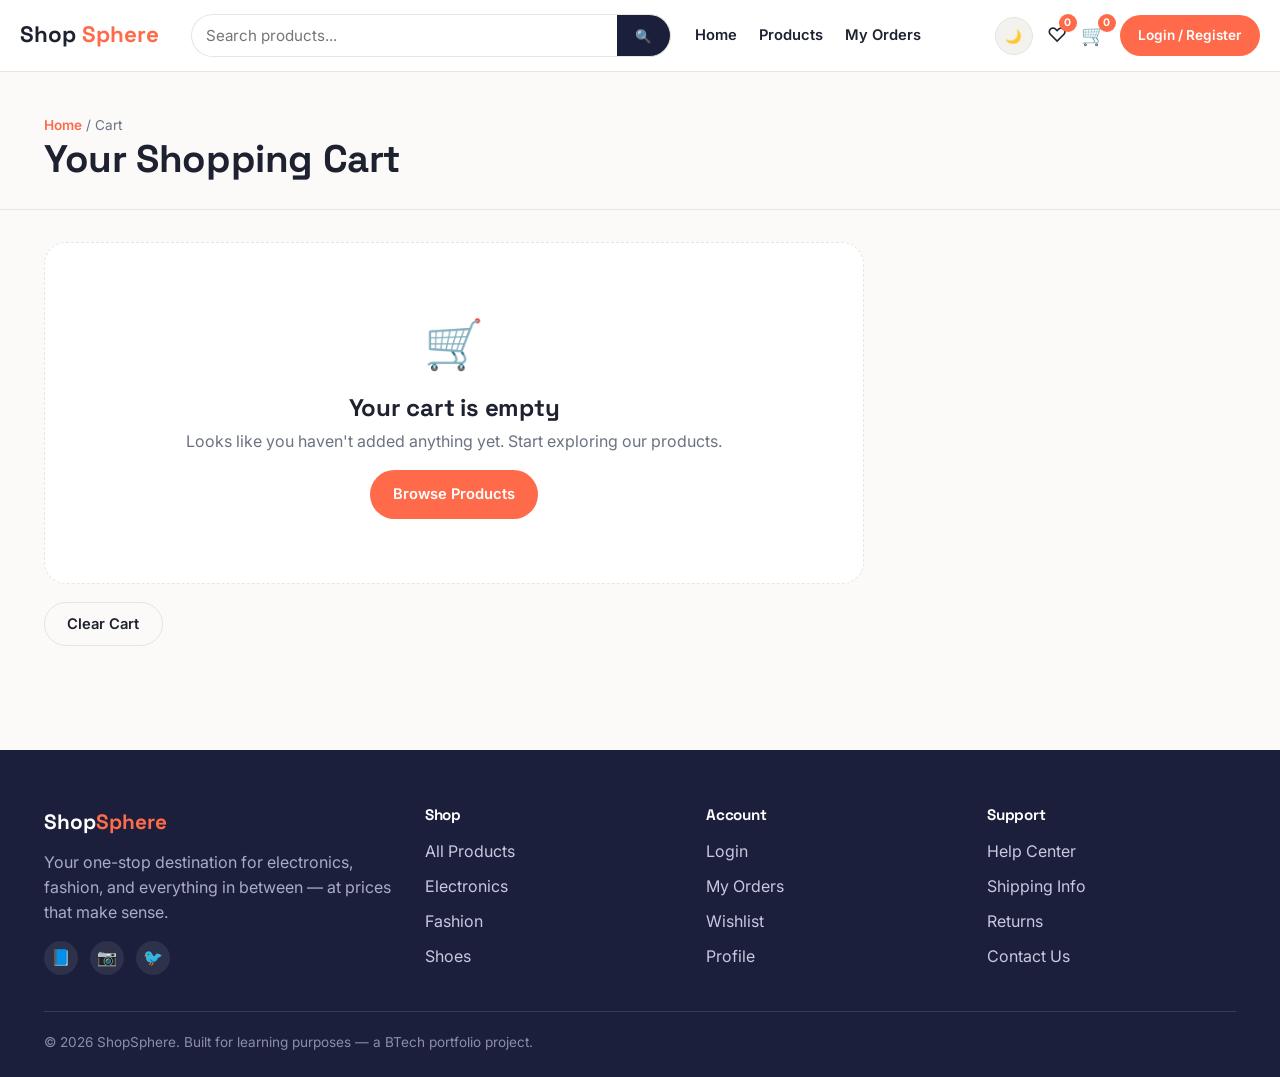
<file: cart.html>
<!DOCTYPE html>
<html lang="en" data-theme="light">
<head>
<meta charset="UTF-8">
<meta name="viewport" content="width=device-width, initial-scale=1.0">
<title>Your Cart — ShopSphere</title>
<meta name="description" content="Review the items in your ShopSphere shopping cart, update quantities and proceed to checkout.">
<link rel="stylesheet" href="css/style.css">
<link rel="stylesheet" href="css/components.css">
<link rel="stylesheet" href="css/responsive.css">
</head>
<body data-page="cart">

<header class="navbar">
  <div class="container navbar-inner">
    <a href="index.html" class="navbar-logo">Shop<span>Sphere</span></a>
    <form class="navbar-search-form" id="navbar-search-form" role="search">
      <input type="text" placeholder="Search products..." aria-label="Search products">
      <button type="submit" aria-label="Search">🔍</button>
    </form>
    <nav class="navbar-links" aria-label="Primary">
      <a href="index.html">Home</a>
      <a href="products.html">Products</a>
      <a href="orders.html">My Orders</a>
    </nav>
    <div class="navbar-actions">
      <button data-theme-toggle aria-label="Toggle dark mode">🌙</button>
      <a href="wishlist.html" class="navbar-icon-link" aria-label="Wishlist">♡<span class="navbar-badge" data-wishlist-count>0</span></a>
      <a href="cart.html" class="navbar-icon-link" aria-label="Cart">🛒<span class="navbar-badge" data-cart-count>0</span></a>
      <span data-auth-slot></span>
    </div>
    <button class="navbar-toggle" aria-label="Toggle menu" aria-expanded="false"><span></span><span></span><span></span></button>
  </div>
</header>

<div class="page-title-bar">
  <div class="container">
    <span class="breadcrumb"><a href="index.html">Home</a> / Cart</span>
    <h1>Your Shopping Cart</h1>
  </div>
</div>

<main class="section" style="padding-top:32px;">
  <div class="container">
    <div class="cart-layout">
      <div>
        <div class="cart-items" id="cart-items"></div>
        <div class="empty-state" id="cart-empty" hidden>
          <span class="empty-icon">🛒</span>
          <h2>Your cart is empty</h2>
          <p>Looks like you haven't added anything yet. Start exploring our products.</p>
          <a class="btn btn-primary" href="products.html">Browse Products</a>
        </div>
        <div style="margin-top:18px;">
          <button class="btn btn-outline" id="clear-cart-btn">Clear Cart</button>
        </div>
      </div>
      <aside class="summary-card" id="cart-summary">
        <h3>Order Summary</h3>
        <div class="summary-row"><span>Total Items</span><span id="summary-total-items">0</span></div>
        <div class="summary-row"><span>Subtotal</span><span id="summary-subtotal">₹0</span></div>
        <div class="summary-row"><span>Discount</span><span id="summary-discount">-₹0</span></div>
        <div class="summary-row"><span>Delivery Charge</span><span id="summary-delivery">₹0</span></div>
        <div class="summary-row total"><span>Total</span><span id="summary-total">₹0</span></div>
        <a href="checkout.html" class="btn btn-primary btn-block" style="margin-top:16px;">Proceed to Checkout</a>
      </aside>
    </div>
  </div>
</main>

<footer class="site-footer">
  <div class="container">
    <div class="footer-grid">
      <div class="footer-col">
        <span class="footer-logo">Shop<span>Sphere</span></span>
        <p>Your one-stop destination for electronics, fashion, and everything in between — at prices that make sense.</p>
        <div class="footer-socials">
          <a href="#" aria-label="Facebook">📘</a>
          <a href="#" aria-label="Instagram">📷</a>
          <a href="#" aria-label="Twitter">🐦</a>
        </div>
      </div>
      <div class="footer-col">
        <h4>Shop</h4>
        <ul>
          <li><a href="products.html">All Products</a></li>
          <li><a href="products.html?category=electronics">Electronics</a></li>
          <li><a href="products.html?category=fashion">Fashion</a></li>
          <li><a href="products.html?category=shoes">Shoes</a></li>
        </ul>
      </div>
      <div class="footer-col">
        <h4>Account</h4>
        <ul>
          <li><a href="login.html">Login</a></li>
          <li><a href="orders.html">My Orders</a></li>
          <li><a href="wishlist.html">Wishlist</a></li>
          <li><a href="profile.html">Profile</a></li>
        </ul>
      </div>
      <div class="footer-col">
        <h4>Support</h4>
        <ul>
          <li><a href="#">Help Center</a></li>
          <li><a href="#">Shipping Info</a></li>
          <li><a href="#">Returns</a></li>
          <li><a href="#">Contact Us</a></li>
        </ul>
      </div>
    </div>
    <div class="footer-bottom">
      <span>© 2026 ShopSphere. Built for learning purposes — a BTech portfolio project.</span>
    </div>
  </div>
</footer>

<script src="js/data.js"></script>
<script src="js/utils.js"></script>
<script src="js/app.js"></script>
<script src="js/cart.js"></script>
</body>
</html>
</file>
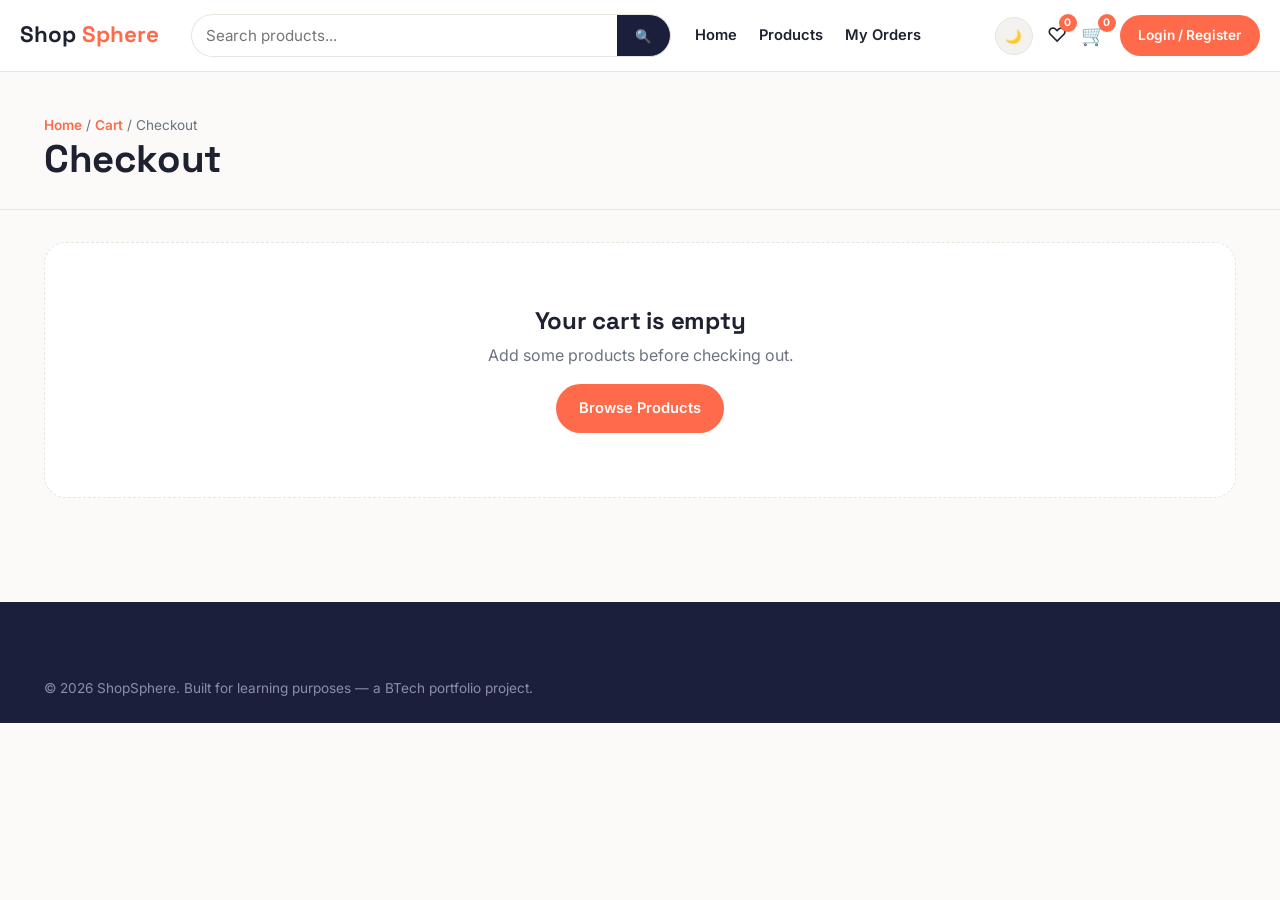
<file: checkout.html>
<!DOCTYPE html>
<html lang="en" data-theme="light">
<head>
<meta charset="UTF-8">
<meta name="viewport" content="width=device-width, initial-scale=1.0">
<title>Checkout — ShopSphere</title>
<meta name="description" content="Complete your ShopSphere order — enter shipping details and choose a payment method.">
<link rel="stylesheet" href="css/style.css">
<link rel="stylesheet" href="css/components.css">
<link rel="stylesheet" href="css/responsive.css">
</head>
<body data-page="checkout">

<header class="navbar">
  <div class="container navbar-inner">
    <a href="index.html" class="navbar-logo">Shop<span>Sphere</span></a>
    <form class="navbar-search-form" id="navbar-search-form" role="search">
      <input type="text" placeholder="Search products..." aria-label="Search products">
      <button type="submit" aria-label="Search">🔍</button>
    </form>
    <nav class="navbar-links" aria-label="Primary">
      <a href="index.html">Home</a>
      <a href="products.html">Products</a>
      <a href="orders.html">My Orders</a>
    </nav>
    <div class="navbar-actions">
      <button data-theme-toggle aria-label="Toggle dark mode">🌙</button>
      <a href="wishlist.html" class="navbar-icon-link" aria-label="Wishlist">♡<span class="navbar-badge" data-wishlist-count>0</span></a>
      <a href="cart.html" class="navbar-icon-link" aria-label="Cart">🛒<span class="navbar-badge" data-cart-count>0</span></a>
      <span data-auth-slot></span>
    </div>
    <button class="navbar-toggle" aria-label="Toggle menu" aria-expanded="false"><span></span><span></span><span></span></button>
  </div>
</header>

<div class="page-title-bar">
  <div class="container">
    <span class="breadcrumb"><a href="index.html">Home</a> / <a href="cart.html">Cart</a> / Checkout</span>
    <h1>Checkout</h1>
  </div>
</div>

<main class="section" style="padding-top:32px;">
  <div class="container" id="checkout-root">
    <form id="checkout-form" novalidate>
      <div class="checkout-layout">
        <div>
          <div class="checkout-section">
            <h3>Customer Information</h3>
            <div class="form-grid">
              <div class="form-group full">
                <label for="checkout-name">Full Name</label>
                <input type="text" id="checkout-name" required>
              </div>
              <div class="form-group">
                <label for="checkout-email">Email</label>
                <input type="email" id="checkout-email" required>
              </div>
              <div class="form-group">
                <label for="checkout-phone">Phone Number</label>
                <input type="tel" id="checkout-phone" placeholder="10-digit number" required>
              </div>
            </div>
          </div>

          <div class="checkout-section">
            <h3>Shipping Address</h3>
            <div class="form-grid">
              <div class="form-group full">
                <label for="checkout-address">Address</label>
                <input type="text" id="checkout-address" required>
              </div>
              <div class="form-group">
                <label for="checkout-city">City</label>
                <input type="text" id="checkout-city" required>
              </div>
              <div class="form-group">
                <label for="checkout-state">State</label>
                <input type="text" id="checkout-state" required>
              </div>
              <div class="form-group">
                <label for="checkout-pincode">Pincode</label>
                <input type="text" id="checkout-pincode" placeholder="6-digit pincode" required>
              </div>
            </div>
          </div>

          <div class="checkout-section">
            <h3>Payment Method</h3>
            <div class="payment-options">
              <label class="payment-option selected">
                <input type="radio" name="payment-method" value="Cash on Delivery" checked>
                <div><strong>Cash on Delivery</strong><div style="font-size:0.82rem;color:var(--color-text-muted);">Pay when your order arrives</div></div>
              </label>
              <label class="payment-option">
                <input type="radio" name="payment-method" value="Card">
                <div><strong>Credit / Debit Card</strong><div style="font-size:0.82rem;color:var(--color-text-muted);">Simulated — no real payment processed</div></div>
              </label>
              <label class="payment-option">
                <input type="radio" name="payment-method" value="UPI">
                <div><strong>UPI</strong><div style="font-size:0.82rem;color:var(--color-text-muted);">Simulated — no real payment processed</div></div>
              </label>
            </div>
          </div>
        </div>

        <aside class="summary-card">
          <h3>Order Summary</h3>
          <div id="checkout-items"></div>
          <div class="summary-row"><span>Subtotal</span><span id="checkout-subtotal">₹0</span></div>
          <div class="summary-row"><span>Discount</span><span id="checkout-discount">-₹0</span></div>
          <div class="summary-row"><span>Delivery Charge</span><span id="checkout-delivery">₹0</span></div>
          <div class="summary-row total"><span>Total</span><span id="checkout-total">₹0</span></div>
          <button type="submit" class="btn btn-primary btn-block" style="margin-top:16px;">Place Order</button>
        </aside>
      </div>
    </form>
  </div>
</main>

<footer class="site-footer">
  <div class="container">
    <div class="footer-bottom">
      <span>© 2026 ShopSphere. Built for learning purposes — a BTech portfolio project.</span>
    </div>
  </div>
</footer>

<script src="js/data.js"></script>
<script src="js/utils.js"></script>
<script src="js/app.js"></script>
<script src="js/checkout.js"></script>
</body>
</html>
</file>
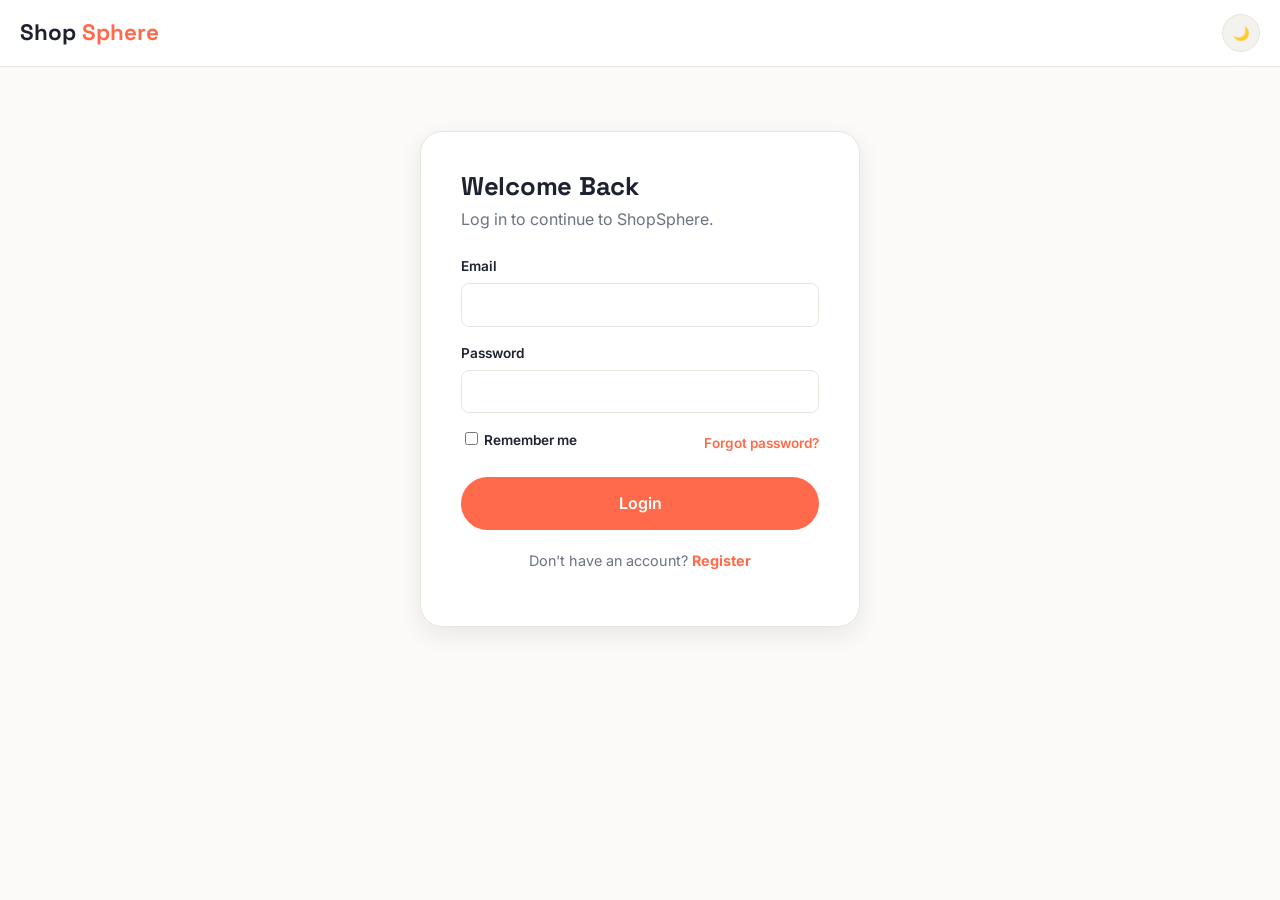
<file: login.html>
<!DOCTYPE html>
<html lang="en" data-theme="light">
<head>
<meta charset="UTF-8">
<meta name="viewport" content="width=device-width, initial-scale=1.0">
<title>Login — ShopSphere</title>
<meta name="description" content="Log in to your ShopSphere account to view orders, wishlist and profile.">
<link rel="stylesheet" href="css/style.css">
<link rel="stylesheet" href="css/components.css">
<link rel="stylesheet" href="css/responsive.css">
</head>
<body data-page="login">

<header class="navbar">
  <div class="container navbar-inner">
    <a href="index.html" class="navbar-logo">Shop<span>Sphere</span></a>
    <div style="flex:1;"></div>
    <div class="navbar-actions">
      <button data-theme-toggle aria-label="Toggle dark mode">🌙</button>
    </div>
  </div>
</header>

<main class="auth-wrapper">
  <div class="auth-card">
    <h1>Welcome Back</h1>
    <p class="auth-sub">Log in to continue to ShopSphere.</p>
    <form class="auth-form" id="login-form" novalidate>
      <div class="form-group">
        <label for="login-email">Email</label>
        <input type="email" id="login-email" required>
      </div>
      <div class="form-group">
        <label for="login-password">Password</label>
        <input type="password" id="login-password" required minlength="4">
      </div>
      <div class="auth-row">
        <label class="auth-check">
          <input type="checkbox" id="remember-me"> Remember me
        </label>
        <a href="#" id="forgot-password-link">Forgot password?</a>
      </div>
      <button type="submit" class="btn btn-primary btn-block btn-lg">Login</button>
    </form>
    <p class="auth-footer">Don't have an account? <a href="register.html">Register</a></p>
  </div>
</main>

<script src="js/data.js"></script>
<script src="js/utils.js"></script>
<script src="js/app.js"></script>
<script src="js/auth.js"></script>
</body>
</html>
</file>
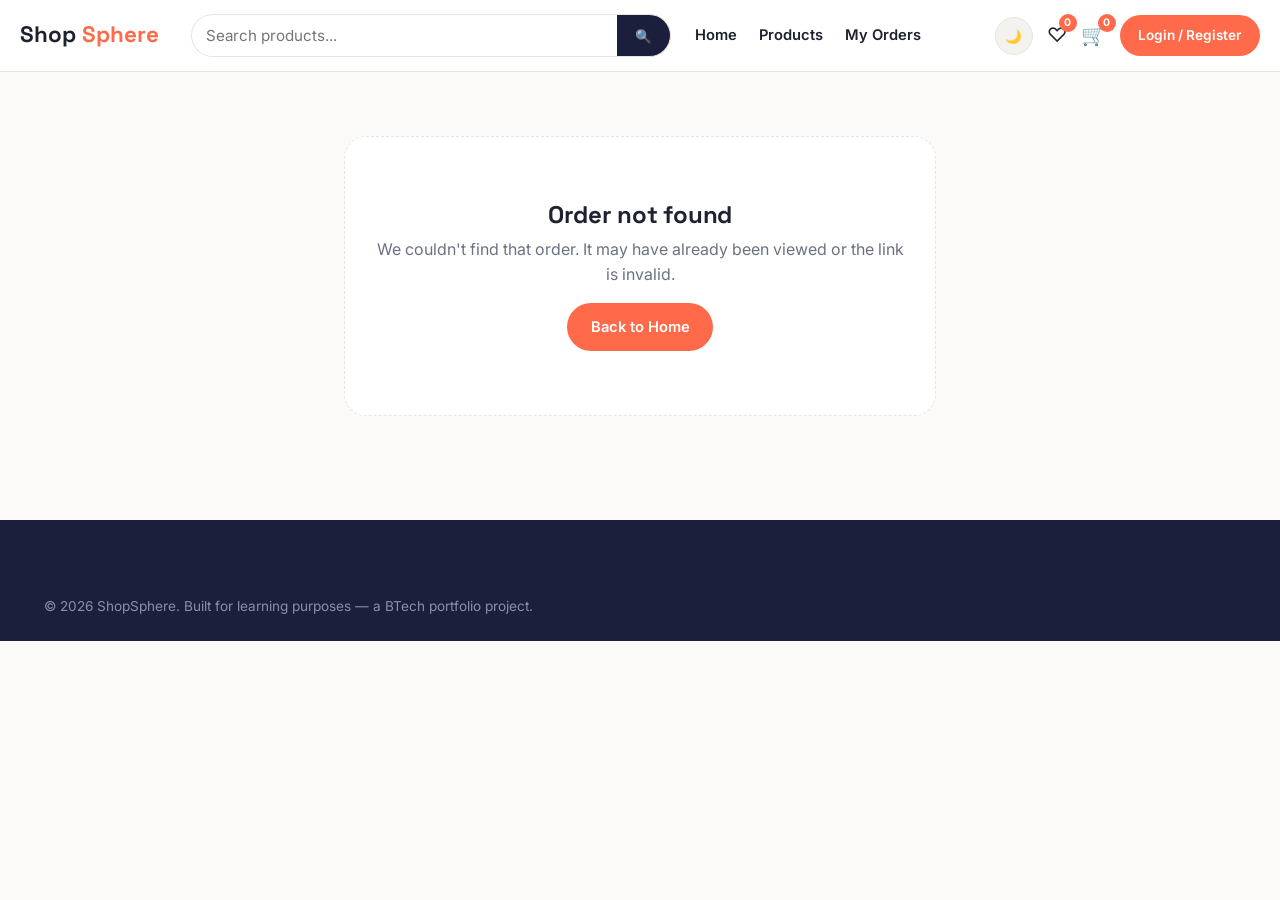
<file: order-success.html>
<!DOCTYPE html>
<html lang="en" data-theme="light">
<head>
<meta charset="UTF-8">
<meta name="viewport" content="width=device-width, initial-scale=1.0">
<title>Order Confirmed — ShopSphere</title>
<meta name="description" content="Your ShopSphere order has been placed successfully.">
<link rel="stylesheet" href="css/style.css">
<link rel="stylesheet" href="css/components.css">
<link rel="stylesheet" href="css/responsive.css">
</head>
<body data-page="order-success">

<header class="navbar">
  <div class="container navbar-inner">
    <a href="index.html" class="navbar-logo">Shop<span>Sphere</span></a>
    <form class="navbar-search-form" id="navbar-search-form" role="search">
      <input type="text" placeholder="Search products..." aria-label="Search products">
      <button type="submit" aria-label="Search">🔍</button>
    </form>
    <nav class="navbar-links" aria-label="Primary">
      <a href="index.html">Home</a>
      <a href="products.html">Products</a>
      <a href="orders.html">My Orders</a>
    </nav>
    <div class="navbar-actions">
      <button data-theme-toggle aria-label="Toggle dark mode">🌙</button>
      <a href="wishlist.html" class="navbar-icon-link" aria-label="Wishlist">♡<span class="navbar-badge" data-wishlist-count>0</span></a>
      <a href="cart.html" class="navbar-icon-link" aria-label="Cart">🛒<span class="navbar-badge" data-cart-count>0</span></a>
      <span data-auth-slot></span>
    </div>
    <button class="navbar-toggle" aria-label="Toggle menu" aria-expanded="false"><span></span><span></span><span></span></button>
  </div>
</header>

<main class="section">
  <div class="container" id="order-success-root" style="max-width:640px;">
    <div class="success-hero">
      <div class="success-icon">✔</div>
      <h1>Order Placed Successfully!</h1>
      <p>Thank you for shopping with ShopSphere. We've sent a confirmation to your email.</p>
    </div>

    <div class="success-detail-grid">
      <div class="success-detail-card">
        <span>Order ID</span>
        <strong id="success-order-id">—</strong>
      </div>
      <div class="success-detail-card">
        <span>Order Date</span>
        <strong id="success-order-date">—</strong>
      </div>
      <div class="success-detail-card">
        <span>Total Amount</span>
        <strong id="success-order-total">—</strong>
      </div>
      <div class="success-detail-card">
        <span>Estimated Delivery</span>
        <strong id="success-estimated-delivery">—</strong>
      </div>
    </div>

    <div class="checkout-section">
      <h3>Delivery Address</h3>
      <p id="success-delivery-address" style="margin:0;color:var(--color-text);"></p>
    </div>

    <div class="checkout-section">
      <h3>Ordered Products</h3>
      <div id="success-items"></div>
    </div>

    <div class="success-actions">
      <a href="products.html" class="btn btn-outline">Continue Shopping</a>
      <a href="orders.html" class="btn btn-primary">View Orders</a>
    </div>
  </div>
</main>

<footer class="site-footer">
  <div class="container">
    <div class="footer-bottom">
      <span>© 2026 ShopSphere. Built for learning purposes — a BTech portfolio project.</span>
    </div>
  </div>
</footer>

<script src="js/data.js"></script>
<script src="js/utils.js"></script>
<script src="js/app.js"></script>
<script src="js/orders.js"></script>
</body>
</html>
</file>
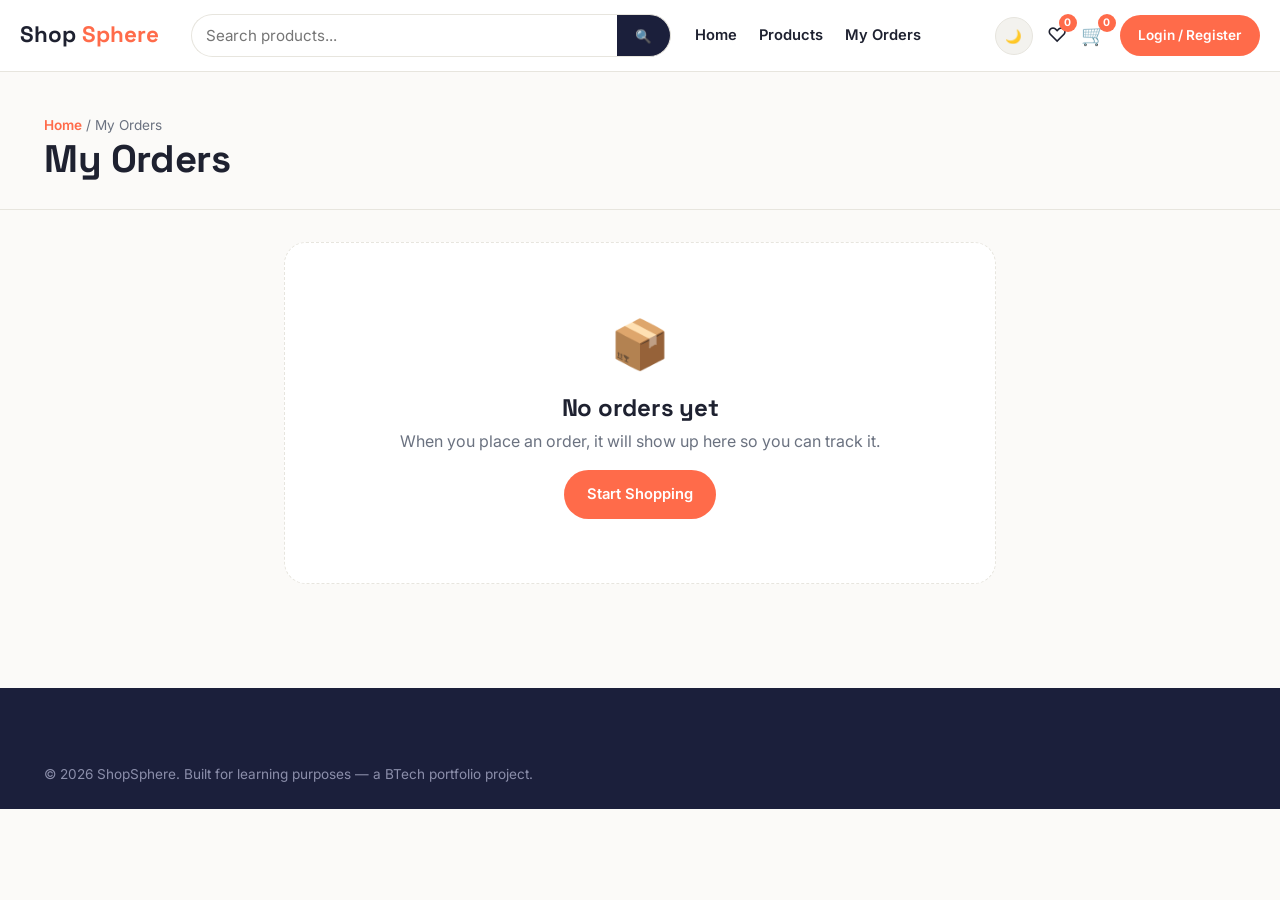
<file: orders.html>
<!DOCTYPE html>
<html lang="en" data-theme="light">
<head>
<meta charset="UTF-8">
<meta name="viewport" content="width=device-width, initial-scale=1.0">
<title>My Orders — ShopSphere</title>
<meta name="description" content="View your ShopSphere order history and track delivery status.">
<link rel="stylesheet" href="css/style.css">
<link rel="stylesheet" href="css/components.css">
<link rel="stylesheet" href="css/responsive.css">
</head>
<body data-page="orders">

<header class="navbar">
  <div class="container navbar-inner">
    <a href="index.html" class="navbar-logo">Shop<span>Sphere</span></a>
    <form class="navbar-search-form" id="navbar-search-form" role="search">
      <input type="text" placeholder="Search products..." aria-label="Search products">
      <button type="submit" aria-label="Search">🔍</button>
    </form>
    <nav class="navbar-links" aria-label="Primary">
      <a href="index.html">Home</a>
      <a href="products.html">Products</a>
      <a href="orders.html">My Orders</a>
    </nav>
    <div class="navbar-actions">
      <button data-theme-toggle aria-label="Toggle dark mode">🌙</button>
      <a href="wishlist.html" class="navbar-icon-link" aria-label="Wishlist">♡<span class="navbar-badge" data-wishlist-count>0</span></a>
      <a href="cart.html" class="navbar-icon-link" aria-label="Cart">🛒<span class="navbar-badge" data-cart-count>0</span></a>
      <span data-auth-slot></span>
    </div>
    <button class="navbar-toggle" aria-label="Toggle menu" aria-expanded="false"><span></span><span></span><span></span></button>
  </div>
</header>

<div class="page-title-bar">
  <div class="container">
    <span class="breadcrumb"><a href="index.html">Home</a> / My Orders</span>
    <h1>My Orders</h1>
  </div>
</div>

<main class="section" style="padding-top:32px;">
  <div class="container" style="max-width:760px;">
    <div id="orders-list"></div>
    <div class="empty-state" id="orders-empty" hidden>
      <span class="empty-icon">📦</span>
      <h2>No orders yet</h2>
      <p>When you place an order, it will show up here so you can track it.</p>
      <a class="btn btn-primary" href="products.html">Start Shopping</a>
    </div>
  </div>
</main>

<footer class="site-footer">
  <div class="container">
    <div class="footer-bottom">
      <span>© 2026 ShopSphere. Built for learning purposes — a BTech portfolio project.</span>
    </div>
  </div>
</footer>

<script src="js/data.js"></script>
<script src="js/utils.js"></script>
<script src="js/app.js"></script>
<script src="js/orders.js"></script>
</body>
</html>
</file>
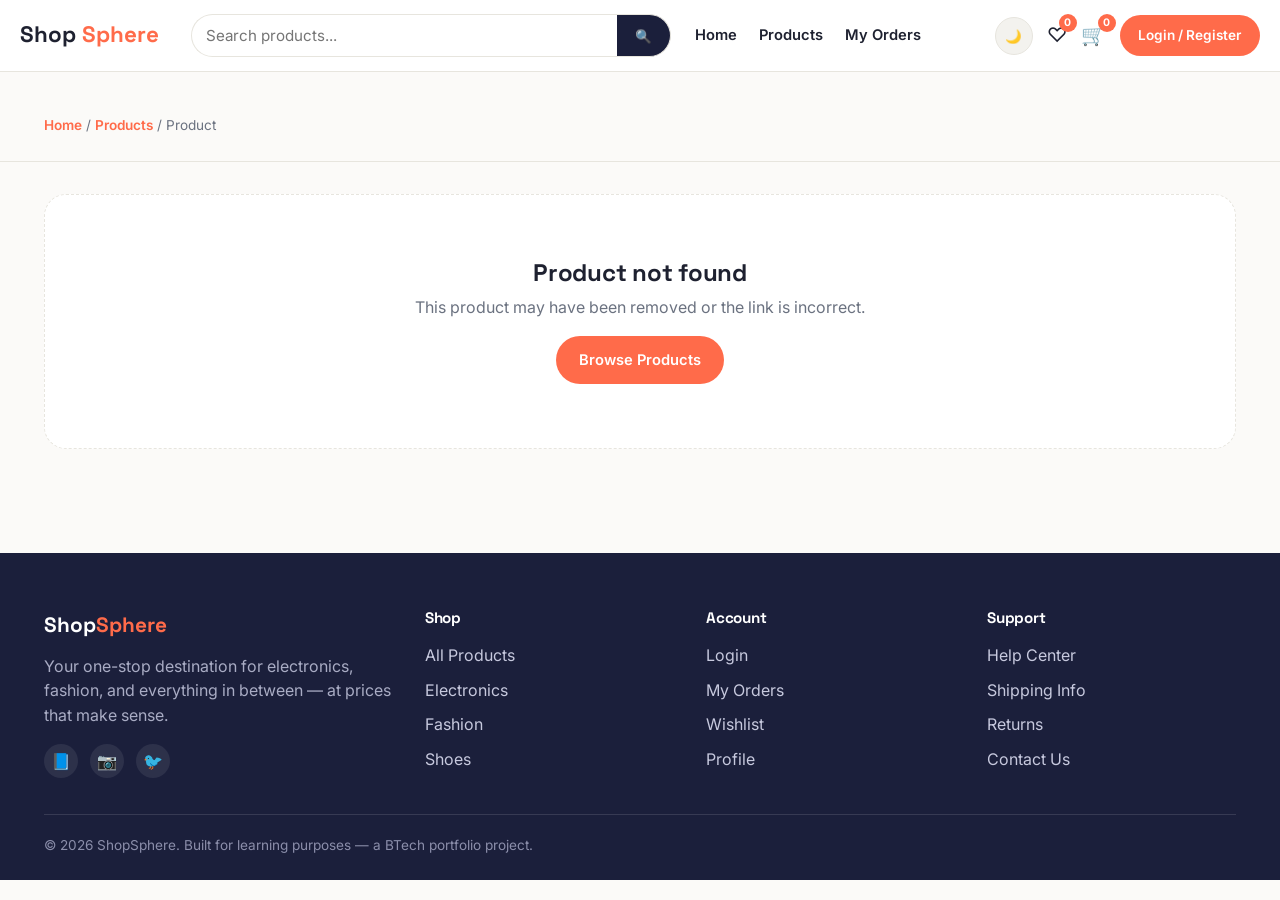
<file: product-details.html>
<!DOCTYPE html>
<html lang="en" data-theme="light">
<head>
<meta charset="UTF-8">
<meta name="viewport" content="width=device-width, initial-scale=1.0">
<title>Product Details — ShopSphere</title>
<meta name="description" content="View detailed product information, specifications and customer reviews on ShopSphere.">
<link rel="stylesheet" href="css/style.css">
<link rel="stylesheet" href="css/components.css">
<link rel="stylesheet" href="css/responsive.css">
</head>
<body data-page="product-details">

<header class="navbar">
  <div class="container navbar-inner">
    <a href="index.html" class="navbar-logo">Shop<span>Sphere</span></a>
    <form class="navbar-search-form" id="navbar-search-form" role="search">
      <input type="text" placeholder="Search products..." aria-label="Search products">
      <button type="submit" aria-label="Search">🔍</button>
    </form>
    <nav class="navbar-links" aria-label="Primary">
      <a href="index.html">Home</a>
      <a href="products.html">Products</a>
      <a href="orders.html">My Orders</a>
    </nav>
    <div class="navbar-actions">
      <button data-theme-toggle aria-label="Toggle dark mode">🌙</button>
      <a href="wishlist.html" class="navbar-icon-link" aria-label="Wishlist">♡<span class="navbar-badge" data-wishlist-count>0</span></a>
      <a href="cart.html" class="navbar-icon-link" aria-label="Cart">🛒<span class="navbar-badge" data-cart-count>0</span></a>
      <span data-auth-slot></span>
    </div>
    <button class="navbar-toggle" aria-label="Toggle menu" aria-expanded="false"><span></span><span></span><span></span></button>
  </div>
</header>

<div class="page-title-bar">
  <div class="container">
    <span class="breadcrumb"><a href="index.html">Home</a> / <a href="products.html">Products</a> / <span id="pd-category">Product</span></span>
  </div>
</div>

<main class="section" style="padding-top:32px;">
  <div class="container" id="product-details-root">
    <div class="pd-layout">
      <div class="pd-media">
        <img id="pd-image" src="" alt="">
        <div class="pd-thumbs" id="pd-thumbs"></div>
      </div>
      <div class="pd-info">
        <h1 id="pd-name"></h1>
        <div class="product-rating" id="pd-rating"></div>
        <span class="discount-badge" id="pd-discount-badge"></span>
        <div class="pd-price-row">
          <span class="price-current" id="pd-price-current"></span>
          <span class="price-original" id="pd-price-original"></span>
        </div>
        <div><span class="stock-badge" id="pd-stock"></span></div>
        <p id="pd-description"></p>

        <div class="qty-selector">
          <button type="button" id="qty-decrease" aria-label="Decrease quantity">−</button>
          <span id="qty-value">1</span>
          <button type="button" id="qty-increase" aria-label="Increase quantity">+</button>
        </div>

        <div class="pd-actions">
          <button class="btn btn-primary btn-lg" id="pd-add-cart-btn">Add to Cart</button>
          <button class="btn btn-dark btn-lg" id="pd-buy-now-btn">Buy Now</button>
          <button class="btn btn-outline btn-lg" id="pd-wishlist-btn">🤍 Add to Wishlist</button>
        </div>

        <div class="pd-tabs">
          <button class="pd-tab-btn active" data-tab="specs">Specifications</button>
          <button class="pd-tab-btn" data-tab="reviews">Reviews</button>
        </div>
        <div class="pd-tab-panel active" id="tab-specs">
          <table class="specs-table"><tbody id="pd-specs"></tbody></table>
        </div>
        <div class="pd-tab-panel" id="tab-reviews">
          <div id="pd-reviews"></div>
        </div>
      </div>
    </div>

    <section style="margin-top:60px;">
      <div class="section-head">
        <div><span class="eyebrow">You Might Also Like</span><h2>Related Products</h2></div>
      </div>
      <div class="product-row" id="related-products"></div>
    </section>

    <section id="recently-viewed-section" style="margin-top:60px;" hidden>
      <div class="section-head">
        <div><span class="eyebrow">Your History</span><h2>Recently Viewed</h2></div>
      </div>
      <div class="product-row" id="recently-viewed"></div>
    </section>
  </div>
</main>

<footer class="site-footer">
  <div class="container">
    <div class="footer-grid">
      <div class="footer-col">
        <span class="footer-logo">Shop<span>Sphere</span></span>
        <p>Your one-stop destination for electronics, fashion, and everything in between — at prices that make sense.</p>
        <div class="footer-socials">
          <a href="#" aria-label="Facebook">📘</a>
          <a href="#" aria-label="Instagram">📷</a>
          <a href="#" aria-label="Twitter">🐦</a>
        </div>
      </div>
      <div class="footer-col">
        <h4>Shop</h4>
        <ul>
          <li><a href="products.html">All Products</a></li>
          <li><a href="products.html?category=electronics">Electronics</a></li>
          <li><a href="products.html?category=fashion">Fashion</a></li>
          <li><a href="products.html?category=shoes">Shoes</a></li>
        </ul>
      </div>
      <div class="footer-col">
        <h4>Account</h4>
        <ul>
          <li><a href="login.html">Login</a></li>
          <li><a href="orders.html">My Orders</a></li>
          <li><a href="wishlist.html">Wishlist</a></li>
          <li><a href="profile.html">Profile</a></li>
        </ul>
      </div>
      <div class="footer-col">
        <h4>Support</h4>
        <ul>
          <li><a href="#">Help Center</a></li>
          <li><a href="#">Shipping Info</a></li>
          <li><a href="#">Returns</a></li>
          <li><a href="#">Contact Us</a></li>
        </ul>
      </div>
    </div>
    <div class="footer-bottom">
      <span>© 2026 ShopSphere. Built for learning purposes — a BTech portfolio project.</span>
    </div>
  </div>
</footer>

<script src="js/data.js"></script>
<script src="js/utils.js"></script>
<script src="js/app.js"></script>
<script src="js/product-details.js"></script>
<script>
  document.addEventListener("DOMContentLoaded", () => {
    document.querySelectorAll(".pd-tab-btn").forEach(btn => {
      btn.addEventListener("click", () => {
        document.querySelectorAll(".pd-tab-btn").forEach(b => b.classList.remove("active"));
        document.querySelectorAll(".pd-tab-panel").forEach(p => p.classList.remove("active"));
        btn.classList.add("active");
        document.getElementById("tab-" + btn.dataset.tab).classList.add("active");
      });
    });
  });
</script>
</body>
</html>
</file>
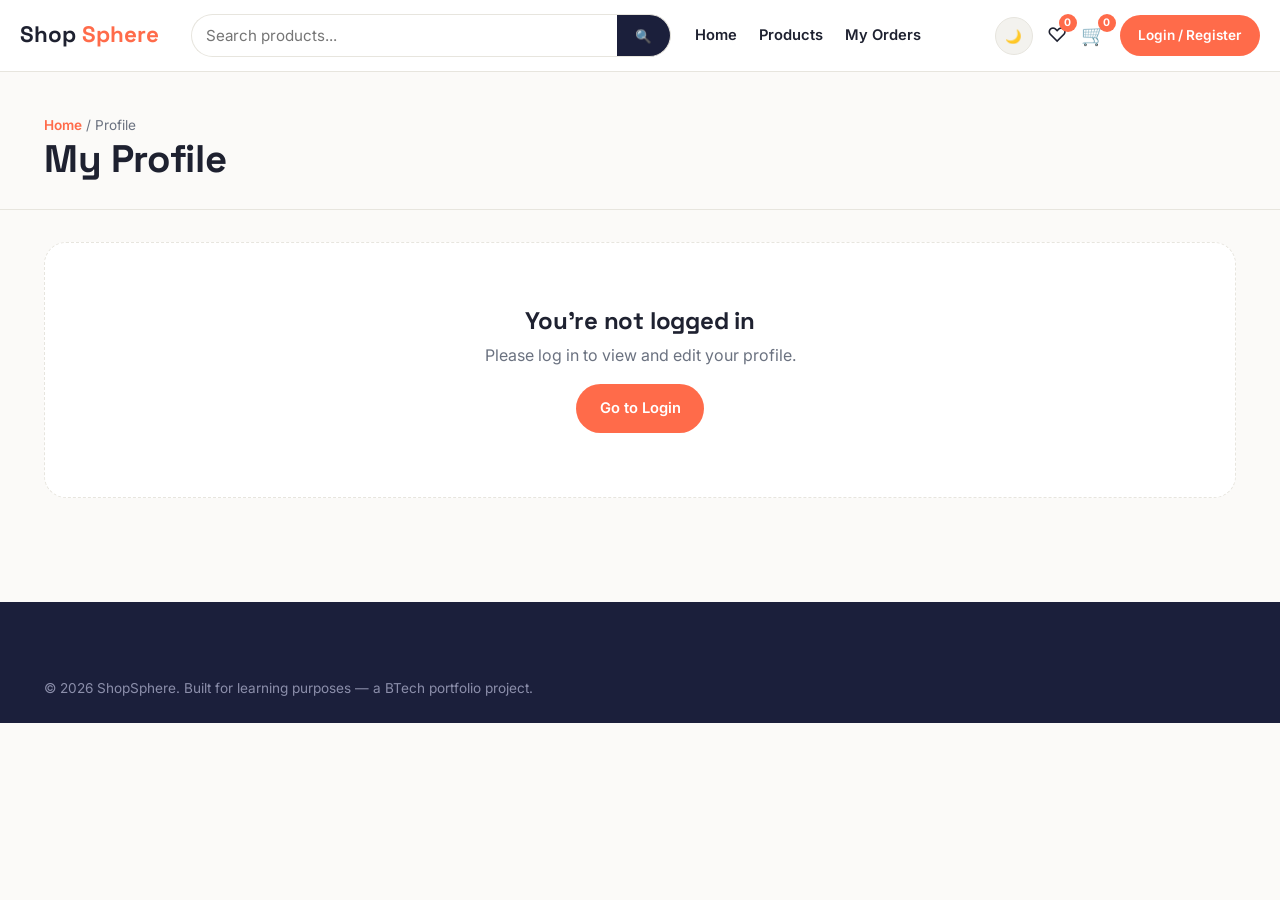
<file: profile.html>
<!DOCTYPE html>
<html lang="en" data-theme="light">
<head>
<meta charset="UTF-8">
<meta name="viewport" content="width=device-width, initial-scale=1.0">
<title>My Profile — ShopSphere</title>
<meta name="description" content="View and edit your ShopSphere profile information.">
<link rel="stylesheet" href="css/style.css">
<link rel="stylesheet" href="css/components.css">
<link rel="stylesheet" href="css/responsive.css">
</head>
<body data-page="profile">

<header class="navbar">
  <div class="container navbar-inner">
    <a href="index.html" class="navbar-logo">Shop<span>Sphere</span></a>
    <form class="navbar-search-form" id="navbar-search-form" role="search">
      <input type="text" placeholder="Search products..." aria-label="Search products">
      <button type="submit" aria-label="Search">🔍</button>
    </form>
    <nav class="navbar-links" aria-label="Primary">
      <a href="index.html">Home</a>
      <a href="products.html">Products</a>
      <a href="orders.html">My Orders</a>
    </nav>
    <div class="navbar-actions">
      <button data-theme-toggle aria-label="Toggle dark mode">🌙</button>
      <a href="wishlist.html" class="navbar-icon-link" aria-label="Wishlist">♡<span class="navbar-badge" data-wishlist-count>0</span></a>
      <a href="cart.html" class="navbar-icon-link" aria-label="Cart">🛒<span class="navbar-badge" data-cart-count>0</span></a>
      <span data-auth-slot></span>
    </div>
    <button class="navbar-toggle" aria-label="Toggle menu" aria-expanded="false"><span></span><span></span><span></span></button>
  </div>
</header>

<div class="page-title-bar">
  <div class="container">
    <span class="breadcrumb"><a href="index.html">Home</a> / Profile</span>
    <h1>My Profile</h1>
  </div>
</div>

<main class="section" style="padding-top:32px;">
  <div class="container" id="profile-root">
    <div class="profile-layout">
      <div class="profile-card">
        <div class="profile-avatar" id="profile-avatar">S</div>
        <h3 id="profile-display-name">ShopSphere Customer</h3>
        <p id="profile-display-email" style="margin:0;"></p>
        <div class="profile-stats">
          <div class="profile-stat"><strong id="stat-orders">0</strong><span>Orders</span></div>
          <div class="profile-stat"><strong id="stat-wishlist">0</strong><span>Wishlist</span></div>
        </div>
      </div>

      <div class="profile-form-card">
        <div style="display:flex;justify-content:space-between;align-items:center;">
          <h3 style="margin:0;">Account Details</h3>
          <button class="btn btn-outline btn-sm" id="edit-profile-btn" data-editing="false" type="button">Edit Profile</button>
        </div>
        <form id="profile-form">
          <div class="form-grid">
            <div class="form-group full">
              <label for="profile-name">Full Name</label>
              <input type="text" id="profile-name">
            </div>
            <div class="form-group">
              <label for="profile-email">Email</label>
              <input type="email" id="profile-email">
            </div>
            <div class="form-group">
              <label for="profile-phone">Phone</label>
              <input type="tel" id="profile-phone">
            </div>
            <div class="form-group full">
              <label for="profile-address">Address</label>
              <input type="text" id="profile-address">
            </div>
            <div class="form-group">
              <label for="profile-city">City</label>
              <input type="text" id="profile-city">
            </div>
            <div class="form-group">
              <label for="profile-state">State</label>
              <input type="text" id="profile-state">
            </div>
            <div class="form-group">
              <label for="profile-pincode">Pincode</label>
              <input type="text" id="profile-pincode">
            </div>
          </div>
        </form>
      </div>
    </div>
  </div>
</main>

<footer class="site-footer">
  <div class="container">
    <div class="footer-bottom">
      <span>© 2026 ShopSphere. Built for learning purposes — a BTech portfolio project.</span>
    </div>
  </div>
</footer>

<script src="js/data.js"></script>
<script src="js/utils.js"></script>
<script src="js/app.js"></script>
<script src="js/profile.js"></script>
</body>
</html>
</file>
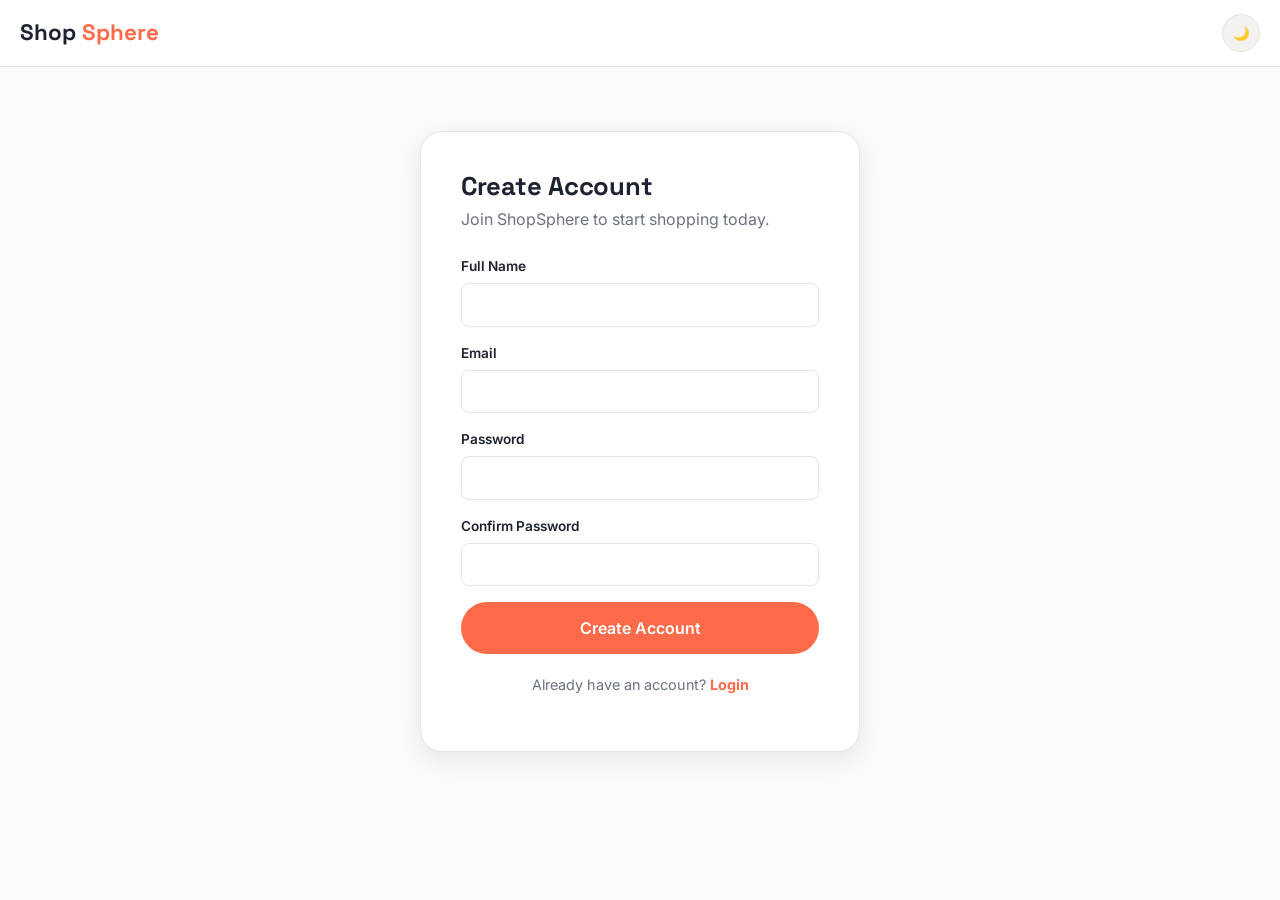
<file: register.html>
<!DOCTYPE html>
<html lang="en" data-theme="light">
<head>
<meta charset="UTF-8">
<meta name="viewport" content="width=device-width, initial-scale=1.0">
<title>Register — ShopSphere</title>
<meta name="description" content="Create a new ShopSphere account to start shopping.">
<link rel="stylesheet" href="css/style.css">
<link rel="stylesheet" href="css/components.css">
<link rel="stylesheet" href="css/responsive.css">
</head>
<body data-page="register">

<header class="navbar">
  <div class="container navbar-inner">
    <a href="index.html" class="navbar-logo">Shop<span>Sphere</span></a>
    <div style="flex:1;"></div>
    <div class="navbar-actions">
      <button data-theme-toggle aria-label="Toggle dark mode">🌙</button>
    </div>
  </div>
</header>

<main class="auth-wrapper">
  <div class="auth-card">
    <h1>Create Account</h1>
    <p class="auth-sub">Join ShopSphere to start shopping today.</p>
    <form class="auth-form" id="register-form" novalidate>
      <div class="form-group">
        <label for="register-name">Full Name</label>
        <input type="text" id="register-name" required>
      </div>
      <div class="form-group">
        <label for="register-email">Email</label>
        <input type="email" id="register-email" required>
      </div>
      <div class="form-group">
        <label for="register-password">Password</label>
        <input type="password" id="register-password" required minlength="6">
      </div>
      <div class="form-group">
        <label for="register-confirm">Confirm Password</label>
        <input type="password" id="register-confirm" required minlength="6">
      </div>
      <button type="submit" class="btn btn-primary btn-block btn-lg">Create Account</button>
    </form>
    <p class="auth-footer">Already have an account? <a href="login.html">Login</a></p>
  </div>
</main>

<script src="js/data.js"></script>
<script src="js/utils.js"></script>
<script src="js/app.js"></script>
<script src="js/auth.js"></script>
</body>
</html>
</file>
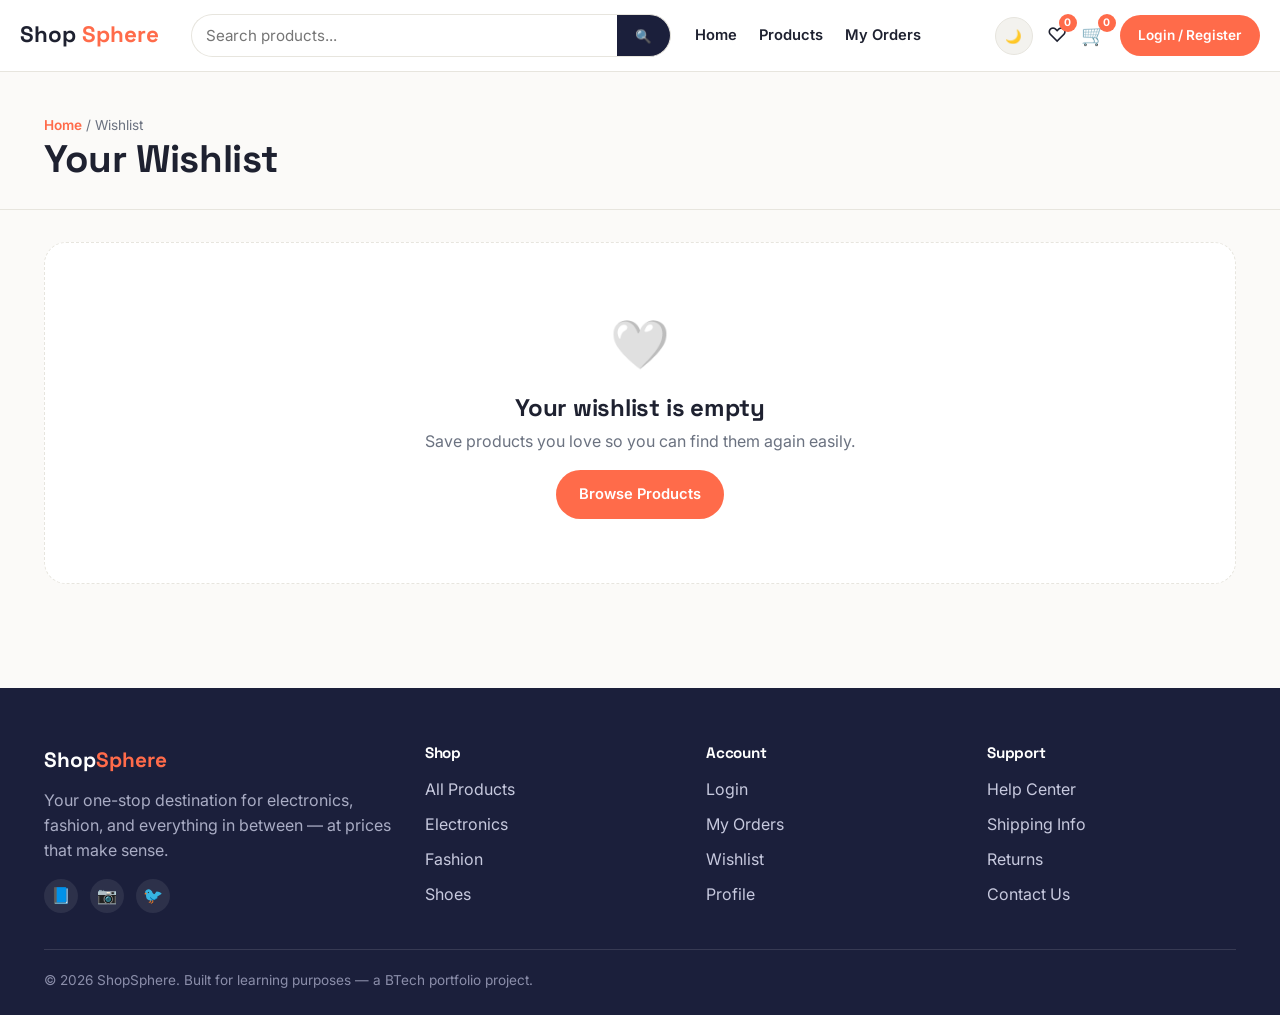
<file: wishlist.html>
<!DOCTYPE html>
<html lang="en" data-theme="light">
<head>
<meta charset="UTF-8">
<meta name="viewport" content="width=device-width, initial-scale=1.0">
<title>Your Wishlist — ShopSphere</title>
<meta name="description" content="View and manage the products you've saved to your ShopSphere wishlist.">
<link rel="stylesheet" href="css/style.css">
<link rel="stylesheet" href="css/components.css">
<link rel="stylesheet" href="css/responsive.css">
</head>
<body data-page="wishlist">

<header class="navbar">
  <div class="container navbar-inner">
    <a href="index.html" class="navbar-logo">Shop<span>Sphere</span></a>
    <form class="navbar-search-form" id="navbar-search-form" role="search">
      <input type="text" placeholder="Search products..." aria-label="Search products">
      <button type="submit" aria-label="Search">🔍</button>
    </form>
    <nav class="navbar-links" aria-label="Primary">
      <a href="index.html">Home</a>
      <a href="products.html">Products</a>
      <a href="orders.html">My Orders</a>
    </nav>
    <div class="navbar-actions">
      <button data-theme-toggle aria-label="Toggle dark mode">🌙</button>
      <a href="wishlist.html" class="navbar-icon-link" aria-label="Wishlist">♡<span class="navbar-badge" data-wishlist-count>0</span></a>
      <a href="cart.html" class="navbar-icon-link" aria-label="Cart">🛒<span class="navbar-badge" data-cart-count>0</span></a>
      <span data-auth-slot></span>
    </div>
    <button class="navbar-toggle" aria-label="Toggle menu" aria-expanded="false"><span></span><span></span><span></span></button>
  </div>
</header>

<div class="page-title-bar">
  <div class="container">
    <span class="breadcrumb"><a href="index.html">Home</a> / Wishlist</span>
    <h1>Your Wishlist</h1>
  </div>
</div>

<main class="section" style="padding-top:32px;">
  <div class="container">
    <div class="products-grid" id="wishlist-grid"></div>
    <div class="empty-state" id="wishlist-empty" hidden>
      <span class="empty-icon">🤍</span>
      <h2>Your wishlist is empty</h2>
      <p>Save products you love so you can find them again easily.</p>
      <a class="btn btn-primary" href="products.html">Browse Products</a>
    </div>
  </div>
</main>

<footer class="site-footer">
  <div class="container">
    <div class="footer-grid">
      <div class="footer-col">
        <span class="footer-logo">Shop<span>Sphere</span></span>
        <p>Your one-stop destination for electronics, fashion, and everything in between — at prices that make sense.</p>
        <div class="footer-socials">
          <a href="#" aria-label="Facebook">📘</a>
          <a href="#" aria-label="Instagram">📷</a>
          <a href="#" aria-label="Twitter">🐦</a>
        </div>
      </div>
      <div class="footer-col">
        <h4>Shop</h4>
        <ul>
          <li><a href="products.html">All Products</a></li>
          <li><a href="products.html?category=electronics">Electronics</a></li>
          <li><a href="products.html?category=fashion">Fashion</a></li>
          <li><a href="products.html?category=shoes">Shoes</a></li>
        </ul>
      </div>
      <div class="footer-col">
        <h4>Account</h4>
        <ul>
          <li><a href="login.html">Login</a></li>
          <li><a href="orders.html">My Orders</a></li>
          <li><a href="wishlist.html">Wishlist</a></li>
          <li><a href="profile.html">Profile</a></li>
        </ul>
      </div>
      <div class="footer-col">
        <h4>Support</h4>
        <ul>
          <li><a href="#">Help Center</a></li>
          <li><a href="#">Shipping Info</a></li>
          <li><a href="#">Returns</a></li>
          <li><a href="#">Contact Us</a></li>
        </ul>
      </div>
    </div>
    <div class="footer-bottom">
      <span>© 2026 ShopSphere. Built for learning purposes — a BTech portfolio project.</span>
    </div>
  </div>
</footer>

<script src="js/data.js"></script>
<script src="js/utils.js"></script>
<script src="js/app.js"></script>
<script src="js/wishlist.js"></script>
</body>
</html>
</file>
<file: css/style.css>
/* =========================================================
   ShopSphere — style.css
   Design tokens, reset, typography and page-section layout.
   ========================================================= */

@import url('https://fonts.googleapis.com/css2?family=Space+Grotesk:wght@500;600;700&family=Inter:wght@400;500;600;700&display=swap');

:root {
  /* Palette */
  --color-bg: #FBFAF8;
  --color-surface: #FFFFFF;
  --color-surface-alt: #F3F2EE;
  --color-border: #E7E5DE;
  --color-primary: #1B1F3B;
  --color-primary-light: #2E3468;
  --color-accent: #FF6B4A;
  --color-accent-dark: #E8532F;
  --color-mint: #1F9D74;
  --color-mint-bg: #E4F6EE;
  --color-gold: #F5A623;
  --color-danger: #E5484D;
  --color-text: #1E2130;
  --color-text-muted: #6B7280;
  --color-text-inverse: #F7F7F5;

  /* Type */
  --font-display: 'Space Grotesk', sans-serif;
  --font-body: 'Inter', sans-serif;

  /* Layout */
  --container-width: 1240px;
  --radius-sm: 8px;
  --radius-md: 14px;
  --radius-lg: 22px;
  --shadow-sm: 0 1px 3px rgba(20, 20, 30, 0.06);
  --shadow-md: 0 8px 24px rgba(20, 20, 30, 0.08);
  --shadow-lg: 0 20px 45px rgba(20, 20, 30, 0.14);
  --transition: 180ms cubic-bezier(.4,0,.2,1);
}

[data-theme="dark"] {
  --color-bg: #12141F;
  --color-surface: #191C2B;
  --color-surface-alt: #1F2334;
  --color-border: #2B2F44;
  --color-text: #EDEDF2;
  --color-text-muted: #9CA0B5;
  --color-text-inverse: #12141F;
  --shadow-sm: 0 1px 3px rgba(0,0,0,0.3);
  --shadow-md: 0 8px 24px rgba(0,0,0,0.35);
  --shadow-lg: 0 20px 45px rgba(0,0,0,0.45);
}

* , *::before, *::after { box-sizing: border-box; }

html { scroll-behavior: smooth; }

body {
  margin: 0;
  font-family: var(--font-body);
  background: var(--color-bg);
  color: var(--color-text);
  line-height: 1.55;
  -webkit-font-smoothing: antialiased;
  transition: background var(--transition), color var(--transition);
  overflow-x: hidden;
}

img { max-width: 100%; display: block; }

a { color: inherit; text-decoration: none; }

h1, h2, h3, h4 {
  font-family: var(--font-display);
  color: var(--color-text);
  line-height: 1.15;
  margin: 0 0 0.5em;
  letter-spacing: -0.01em;
}

p { margin: 0 0 1em; color: var(--color-text-muted); }

ul { list-style: none; margin: 0; padding: 0; }

button { font-family: inherit; cursor: pointer; }

input, select, textarea {
  font-family: inherit;
  font-size: 0.95rem;
  color: var(--color-text);
  background: var(--color-surface);
  border: 1px solid var(--color-border);
  border-radius: var(--radius-sm);
  padding: 0.7rem 0.9rem;
  transition: border-color var(--transition), box-shadow var(--transition);
}
input:focus, select:focus, textarea:focus {
  outline: none;
  border-color: var(--color-accent);
  box-shadow: 0 0 0 3px rgba(255, 107, 74, 0.18);
}
button:focus-visible, a:focus-visible, input:focus-visible, select:focus-visible {
  outline: 2px solid var(--color-accent);
  outline-offset: 2px;
}

.container {
  width: 100%;
  max-width: var(--container-width);
  margin: 0 auto;
  padding: 0 24px;
}

.section {
  padding: 64px 0;
}
.section-alt { background: var(--color-surface-alt); }

.section-head {
  display: flex;
  align-items: flex-end;
  justify-content: space-between;
  gap: 16px;
  margin-bottom: 32px;
}
.section-head .eyebrow {
  display: block;
  font-family: var(--font-display);
  font-size: 0.78rem;
  letter-spacing: 0.14em;
  text-transform: uppercase;
  color: var(--color-accent);
  margin-bottom: 6px;
}
.section-head h2 { font-size: clamp(1.5rem, 2.4vw, 2.1rem); margin: 0; }
.section-head .section-link { font-weight: 600; color: var(--color-accent); white-space: nowrap; }

.page-title-bar {
  padding: 40px 0 24px;
  border-bottom: 1px solid var(--color-border);
}
.page-title-bar h1 { font-size: clamp(1.6rem, 3vw, 2.4rem); margin-bottom: 4px; }
.breadcrumb { font-size: 0.85rem; color: var(--color-text-muted); }
.breadcrumb a { color: var(--color-accent); font-weight: 600; }

/* ---------- Hero ---------- */
.hero {
  position: relative;
  padding: 72px 0 88px;
  overflow: hidden;
  background: linear-gradient(180deg, var(--color-primary) 0%, #262B52 100%);
  color: var(--color-text-inverse);
}
.hero .container {
  display: grid;
  grid-template-columns: 1.05fr 0.95fr;
  gap: 40px;
  align-items: center;
}
.hero-eyebrow {
  display: inline-flex;
  align-items: center;
  gap: 8px;
  font-family: var(--font-display);
  font-size: 0.78rem;
  letter-spacing: 0.14em;
  text-transform: uppercase;
  color: #FFD9CC;
  background: rgba(255, 107, 74, 0.16);
  border: 1px solid rgba(255, 107, 74, 0.35);
  padding: 6px 14px;
  border-radius: 999px;
  margin-bottom: 20px;
}
.hero h1 {
  font-size: clamp(2.1rem, 4.4vw, 3.4rem);
  color: #fff;
  margin-bottom: 18px;
}
.hero h1 em {
  font-style: normal;
  color: var(--color-accent);
}
.hero p {
  color: #C7C9DE;
  font-size: 1.05rem;
  max-width: 480px;
  margin-bottom: 30px;
}
.hero-actions { display: flex; gap: 14px; flex-wrap: wrap; }

.hero-stack {
  position: relative;
  height: 380px;
}
.hero-card {
  position: absolute;
  width: 220px;
  border-radius: var(--radius-lg);
  background: var(--color-surface);
  box-shadow: var(--shadow-lg);
  padding: 14px;
  color: var(--color-text);
}
.hero-card img { border-radius: var(--radius-md); height: 140px; width: 100%; object-fit: cover; }
.hero-card .hc-name { font-weight: 700; font-size: 0.9rem; margin-top: 10px; }
.hero-card .hc-price { color: var(--color-accent); font-weight: 700; font-family: var(--font-display); }
.hero-card-1 { top: 0; left: 8%; transform: rotate(-9deg); z-index: 2; }
.hero-card-2 { top: 60px; left: 38%; transform: rotate(6deg); z-index: 3; }
.hero-card-3 { top: 150px; left: 12%; transform: rotate(3deg); z-index: 1; opacity: 0.9; }
.hero-badge-float {
  position: absolute;
  top: 20px;
  right: 6%;
  background: var(--color-mint);
  color: #fff;
  font-family: var(--font-display);
  font-weight: 700;
  padding: 10px 16px;
  border-radius: 999px;
  box-shadow: var(--shadow-md);
  font-size: 0.85rem;
  z-index: 4;
}

/* ---------- Categories ---------- */
.category-grid {
  display: grid;
  grid-template-columns: repeat(4, 1fr);
  gap: 16px;
}
.category-card {
  background: var(--color-surface);
  border: 1px solid var(--color-border);
  border-radius: var(--radius-md);
  padding: 26px 16px;
  text-align: center;
  display: flex;
  flex-direction: column;
  align-items: center;
  gap: 10px;
  transition: transform var(--transition), box-shadow var(--transition), border-color var(--transition);
}
.category-card:hover { transform: translateY(-4px); box-shadow: var(--shadow-md); border-color: var(--color-accent); }
.category-icon { font-size: 2rem; }
.category-name { font-weight: 600; font-size: 0.92rem; }

/* ---------- Product grid rows ---------- */
.product-row, .products-grid {
  display: grid;
  grid-template-columns: repeat(4, 1fr);
  gap: 20px;
}

/* ---------- Offers band ---------- */
.offers-band {
  display: grid;
  grid-template-columns: repeat(3, 1fr);
  gap: 20px;
}
.offer-card {
  border-radius: var(--radius-lg);
  padding: 28px;
  min-height: 160px;
  display: flex;
  flex-direction: column;
  justify-content: flex-end;
  color: #fff;
  position: relative;
  overflow: hidden;
}
.offer-card h3 { color: #fff; margin-bottom: 6px; }
.offer-card p { color: rgba(255,255,255,0.85); margin-bottom: 0; }
.offer-1 { background: linear-gradient(135deg, #FF6B4A, #E8532F); }
.offer-2 { background: linear-gradient(135deg, #1F9D74, #14724F); }
.offer-3 { background: linear-gradient(135deg, #1B1F3B, #363C6B); }

/* ---------- Testimonials ---------- */
.testimonial-grid {
  display: grid;
  grid-template-columns: repeat(3, 1fr);
  gap: 20px;
}
.testimonial-card {
  background: var(--color-surface);
  border: 1px solid var(--color-border);
  border-radius: var(--radius-md);
  padding: 26px;
}
.testimonial-text { font-style: italic; color: var(--color-text); }
.testimonial-author { display: flex; flex-direction: column; }
.testimonial-name { font-weight: 700; font-family: var(--font-display); }
.testimonial-role { font-size: 0.8rem; color: var(--color-text-muted); }

/* ---------- Newsletter ---------- */
.newsletter {
  background: var(--color-primary);
  color: var(--color-text-inverse);
  border-radius: var(--radius-lg);
  padding: 48px;
  display: flex;
  align-items: center;
  justify-content: space-between;
  gap: 24px;
  flex-wrap: wrap;
}
.newsletter h2 { color: #fff; margin-bottom: 6px; }
.newsletter p { color: #C7C9DE; margin: 0; }
.newsletter-form { display: flex; gap: 10px; flex-wrap: wrap; }
.newsletter-form input { min-width: 260px; }

/* ---------- Two-column layout (listing page) ---------- */
.listing-layout {
  display: grid;
  grid-template-columns: 260px 1fr;
  gap: 32px;
  align-items: flex-start;
}

/* ---------- Empty / loading states ---------- */
.empty-state {
  text-align: center;
  padding: 64px 24px;
  background: var(--color-surface);
  border: 1px dashed var(--color-border);
  border-radius: var(--radius-lg);
}
.empty-state h2 { margin-bottom: 8px; }
.empty-icon { font-size: 3rem; margin-bottom: 12px; display: block; }
.empty-note { color: var(--color-text-muted); text-align: center; padding: 24px 0; }

.loading-spinner {
  display: flex;
  align-items: center;
  justify-content: center;
  gap: 10px;
  padding: 48px 0;
  color: var(--color-text-muted);
  font-weight: 600;
}
.spinner {
  width: 22px; height: 22px;
  border: 3px solid var(--color-border);
  border-top-color: var(--color-accent);
  border-radius: 50%;
  animation: spin 0.8s linear infinite;
}
@keyframes spin { to { transform: rotate(360deg); } }

footer.site-footer { margin-top: 40px; }
</file>
<file: css/components.css>
/* =========================================================
   ShopSphere — components.css
   Reusable UI pieces: navbar, footer, buttons, cards, forms,
   toasts, cart rows, checkout, order tracking, auth, profile.
   ========================================================= */

/* ---------- Buttons ---------- */
.btn {
  display: inline-flex;
  align-items: center;
  justify-content: center;
  gap: 8px;
  font-weight: 600;
  font-size: 0.92rem;
  padding: 0.75rem 1.4rem;
  border-radius: 999px;
  border: 1px solid transparent;
  transition: transform var(--transition), box-shadow var(--transition), background var(--transition), color var(--transition), border-color var(--transition);
  white-space: nowrap;
}
.btn:disabled { opacity: 0.5; cursor: not-allowed; }
.btn-primary { background: var(--color-accent); color: #fff; }
.btn-primary:hover:not(:disabled) { background: var(--color-accent-dark); transform: translateY(-1px); box-shadow: var(--shadow-sm); }
.btn-outline { background: transparent; border-color: var(--color-border); color: var(--color-text); }
.btn-outline:hover:not(:disabled) { border-color: var(--color-accent); color: var(--color-accent); }
.btn-ghost { background: transparent; color: var(--color-text); }
.btn-ghost:hover { color: var(--color-accent); }
.btn-dark { background: var(--color-primary); color: #fff; }
.btn-dark:hover:not(:disabled) { background: var(--color-primary-light); }
.btn-sm { padding: 0.55rem 1.1rem; font-size: 0.85rem; }
.btn-lg { padding: 0.95rem 2rem; font-size: 1rem; }
.btn-block { width: 100%; }

.icon-btn {
  width: 38px; height: 38px;
  display: inline-flex; align-items: center; justify-content: center;
  border-radius: 50%;
  border: 1px solid var(--color-border);
  background: var(--color-surface);
  font-size: 1rem;
  transition: transform var(--transition), border-color var(--transition);
}
.icon-btn:hover { transform: scale(1.06); border-color: var(--color-accent); }
.icon-btn.active { border-color: var(--color-accent); }

/* ---------- Navbar ---------- */
.navbar {
  position: sticky; top: 0; z-index: 100;
  background: var(--color-surface);
  border-bottom: 1px solid var(--color-border);
  backdrop-filter: blur(6px);
}
.navbar-inner {
  display: flex; align-items: center; gap: 24px;
  padding: 14px 0;
}
.navbar-logo {
  font-family: var(--font-display);
  font-weight: 700;
  font-size: 1.4rem;
  color: var(--color-text);
  display: flex; align-items: center; gap: 6px;
  margin-right: 8px;
}
.navbar-logo span { color: var(--color-accent); }
.navbar-search-form {
  flex: 1;
  display: flex;
  max-width: 480px;
}
.navbar-search-form input {
  flex: 1;
  border-radius: 999px 0 0 999px;
  border-right: none;
}
.navbar-search-form button {
  border: 1px solid var(--color-border);
  border-left: none;
  background: var(--color-primary);
  color: #fff;
  border-radius: 0 999px 999px 0;
  padding: 0 18px;
}
.navbar-links {
  display: flex; align-items: center; gap: 22px;
  font-weight: 600; font-size: 0.92rem;
}
.navbar-links a:hover { color: var(--color-accent); }
.navbar-actions { display: flex; align-items: center; gap: 14px; margin-left: auto; }
.navbar-icon-link { position: relative; font-size: 1.25rem; }
.navbar-badge {
  position: absolute; top: -6px; right: -10px;
  background: var(--color-accent); color: #fff;
  font-size: 0.65rem; font-weight: 700;
  min-width: 18px; height: 18px; border-radius: 999px;
  display: flex; align-items: center; justify-content: center;
  padding: 0 4px;
}
.navbar-toggle {
  display: none;
  flex-direction: column; justify-content: center; gap: 4px;
  background: none; border: none; width: 32px; height: 32px;
}
.navbar-toggle span { width: 100%; height: 2px; background: var(--color-text); border-radius: 2px; transition: var(--transition); }
.navbar-toggle.active span:nth-child(1) { transform: translateY(6px) rotate(45deg); }
.navbar-toggle.active span:nth-child(2) { opacity: 0; }
.navbar-toggle.active span:nth-child(3) { transform: translateY(-6px) rotate(-45deg); }
[data-theme-toggle] { background: var(--color-surface-alt); border: 1px solid var(--color-border); border-radius: 50%; width: 38px; height: 38px; }

/* ---------- Footer ---------- */
.site-footer {
  background: var(--color-primary);
  color: #C7C9DE;
  padding: 56px 0 24px;
}
.footer-grid {
  display: grid;
  grid-template-columns: 1.4fr 1fr 1fr 1fr;
  gap: 32px;
  padding-bottom: 32px;
  border-bottom: 1px solid rgba(255,255,255,0.12);
}
.footer-col h4 { color: #fff; font-size: 0.95rem; margin-bottom: 16px; }
.footer-col p { color: #A9ACC4; }
.footer-col ul li { margin-bottom: 10px; }
.footer-col a { color: #C7C9DE; }
.footer-col a:hover { color: var(--color-accent); }
.footer-logo { font-family: var(--font-display); font-weight: 700; font-size: 1.3rem; color: #fff; margin-bottom: 12px; display: block; }
.footer-logo span { color: var(--color-accent); }
.footer-bottom {
  display: flex; justify-content: space-between; align-items: center;
  padding-top: 20px; font-size: 0.85rem; color: #8B8EAA; flex-wrap: wrap; gap: 10px;
}
.footer-socials { display: flex; gap: 12px; }
.footer-socials a {
  width: 34px; height: 34px; border-radius: 50%;
  background: rgba(255,255,255,0.08);
  display: flex; align-items: center; justify-content: center;
}

/* ---------- Product Card ---------- */
.product-card {
  background: var(--color-surface);
  border: 1px solid var(--color-border);
  border-radius: var(--radius-md);
  overflow: hidden;
  display: flex;
  flex-direction: column;
  transition: transform var(--transition), box-shadow var(--transition);
}
.product-card:hover { transform: translateY(-5px); box-shadow: var(--shadow-md); }
.product-card-media { position: relative; aspect-ratio: 1/1; overflow: hidden; background: var(--color-surface-alt); }
.product-card-media img { width: 100%; height: 100%; object-fit: cover; transition: transform 400ms ease; }
.product-card:hover .product-card-media img { transform: scale(1.06); }
.badge {
  position: absolute; top: 10px; left: 10px;
  font-size: 0.72rem; font-weight: 700; font-family: var(--font-display);
  padding: 4px 10px; border-radius: 999px;
}
.badge-discount { background: var(--color-accent); color: #fff; }
.product-card-media .wishlist-toggle {
  position: absolute; top: 10px; right: 10px;
  background: var(--color-surface);
}
.product-card-body { padding: 16px; display: flex; flex-direction: column; gap: 6px; flex: 1; }
.product-category { font-size: 0.72rem; text-transform: uppercase; letter-spacing: 0.06em; color: var(--color-text-muted); font-weight: 600; }
.product-name { font-size: 0.98rem; margin: 0; }
.product-name a:hover { color: var(--color-accent); }
.product-rating { font-size: 0.82rem; color: var(--color-text-muted); display: flex; align-items: center; gap: 6px; }
.stars { color: var(--color-gold); letter-spacing: 1px; }
.rating-count { color: var(--color-text-muted); }
.product-price { display: flex; align-items: baseline; gap: 8px; margin-top: 2px; }
.price-current { font-family: var(--font-display); font-weight: 700; font-size: 1.05rem; }
.price-original { text-decoration: line-through; color: var(--color-text-muted); font-size: 0.85rem; }
.product-card-actions { margin-top: auto; padding-top: 10px; display: flex; gap: 8px; }
.product-card-actions .btn { flex: 1; padding-left: 0.6rem; padding-right: 0.6rem; }

/* ---------- Filters sidebar ---------- */
.filters-panel {
  background: var(--color-surface);
  border: 1px solid var(--color-border);
  border-radius: var(--radius-md);
  padding: 22px;
  position: sticky;
  top: 90px;
}
.filters-panel h3 { font-size: 1.05rem; margin-bottom: 18px; }
.filter-group { margin-bottom: 20px; }
.filter-group label { display: block; font-weight: 600; font-size: 0.85rem; margin-bottom: 8px; }
.filter-group select, .filter-group input { width: 100%; }
.filter-range { display: flex; gap: 8px; }
.filters-toggle { display: none; }

.listing-toolbar {
  display: flex; align-items: center; justify-content: space-between; gap: 12px;
  margin-bottom: 20px; flex-wrap: wrap;
}
.results-count { font-weight: 600; color: var(--color-text-muted); font-size: 0.9rem; }
.sort-wrapper { display: flex; align-items: center; gap: 8px; font-size: 0.88rem; }

/* ---------- Search bar (products page top) ---------- */
.page-search-bar { display: flex; gap: 10px; margin-bottom: 24px; max-width: 480px; }
.page-search-bar input { flex: 1; }

/* ---------- Toast notifications ---------- */
.toast-container {
  position: fixed; top: 20px; right: 20px; z-index: 999;
  display: flex; flex-direction: column; gap: 10px;
}
.toast {
  display: flex; align-items: center; gap: 10px;
  background: var(--color-surface);
  border: 1px solid var(--color-border);
  border-left: 4px solid var(--color-mint);
  box-shadow: var(--shadow-md);
  padding: 12px 18px;
  border-radius: var(--radius-sm);
  min-width: 240px;
  transform: translateX(120%);
  opacity: 0;
  transition: transform 300ms ease, opacity 300ms ease;
  font-size: 0.9rem;
  font-weight: 500;
}
.toast-show { transform: translateX(0); opacity: 1; }
.toast-error { border-left-color: var(--color-danger); }
.toast-info { border-left-color: var(--color-primary); }
.toast-icon { font-weight: 700; }
.toast-success .toast-icon { color: var(--color-mint); }
.toast-error .toast-icon { color: var(--color-danger); }
.toast-info .toast-icon { color: var(--color-primary); }

/* ---------- Cart page ---------- */
.cart-layout { display: grid; grid-template-columns: 1fr 340px; gap: 32px; align-items: flex-start; }
.cart-items { display: flex; flex-direction: column; gap: 14px; }
.cart-row {
  display: grid;
  grid-template-columns: 80px 1fr auto auto auto auto;
  align-items: center; gap: 16px;
  background: var(--color-surface);
  border: 1px solid var(--color-border);
  border-radius: var(--radius-md);
  padding: 14px;
}
.cart-row-media img { width: 70px; height: 70px; object-fit: cover; border-radius: var(--radius-sm); }
.cart-row-info { display: flex; flex-direction: column; gap: 4px; }
.cart-row-name { font-weight: 600; }
.cart-row-name:hover { color: var(--color-accent); }
.cart-row-price-mobile { display: none; font-weight: 700; }
.cart-row-qty { display: flex; align-items: center; gap: 10px; border: 1px solid var(--color-border); border-radius: 999px; padding: 4px 10px; }
.qty-btn { background: none; border: none; font-size: 1.1rem; width: 22px; height: 22px; line-height: 1; }
.cart-row-price, .cart-row-subtotal { font-weight: 700; font-family: var(--font-display); white-space: nowrap; }
.cart-remove-btn { color: var(--color-danger); border-color: var(--color-border); }

.summary-card {
  background: var(--color-surface);
  border: 1px solid var(--color-border);
  border-radius: var(--radius-md);
  padding: 22px;
  position: sticky; top: 90px;
}
.summary-card h3 { margin-bottom: 16px; }
.summary-row { display: flex; justify-content: space-between; padding: 8px 0; font-size: 0.92rem; color: var(--color-text-muted); }
.summary-row.total { border-top: 1px solid var(--color-border); margin-top: 8px; padding-top: 14px; font-weight: 700; color: var(--color-text); font-size: 1.05rem; }
.summary-row span:last-child { font-weight: 600; color: var(--color-text); }

/* ---------- Checkout ---------- */
.checkout-layout { display: grid; grid-template-columns: 1fr 380px; gap: 32px; align-items: flex-start; }
.checkout-section {
  background: var(--color-surface);
  border: 1px solid var(--color-border);
  border-radius: var(--radius-md);
  padding: 24px;
  margin-bottom: 20px;
}
.checkout-section h3 { font-size: 1.05rem; margin-bottom: 16px; }
.form-grid { display: grid; grid-template-columns: 1fr 1fr; gap: 14px; }
.form-grid .full { grid-column: 1 / -1; }
.form-group label { display: block; font-size: 0.85rem; font-weight: 600; margin-bottom: 6px; }
.form-group input { width: 100%; }
.input-error { border-color: var(--color-danger) !important; box-shadow: 0 0 0 3px rgba(229, 72, 77, 0.15) !important; }

.payment-options { display: flex; flex-direction: column; gap: 12px; }
.payment-option {
  display: flex; align-items: center; gap: 12px;
  border: 1px solid var(--color-border);
  border-radius: var(--radius-sm);
  padding: 14px 16px;
  cursor: pointer;
  transition: border-color var(--transition), background var(--transition);
}
.payment-option.selected { border-color: var(--color-accent); background: rgba(255,107,74,0.06); }
.payment-option input { margin: 0; width: auto; }

.checkout-item-row { display: flex; align-items: center; gap: 12px; padding: 10px 0; border-bottom: 1px solid var(--color-border); }
.checkout-item-row:last-child { border-bottom: none; }
.checkout-item-row img { width: 52px; height: 52px; object-fit: cover; border-radius: var(--radius-sm); }
.checkout-item-info { flex: 1; display: flex; flex-direction: column; }
.checkout-item-name { font-weight: 600; font-size: 0.88rem; }
.checkout-item-qty { font-size: 0.78rem; color: var(--color-text-muted); }
.checkout-item-price { font-weight: 700; font-size: 0.9rem; }

/* ---------- Order success ---------- */
.success-hero { text-align: center; padding: 40px 0 20px; }
.success-icon {
  width: 84px; height: 84px; border-radius: 50%;
  background: var(--color-mint-bg); color: var(--color-mint);
  display: flex; align-items: center; justify-content: center;
  font-size: 2.4rem; margin: 0 auto 20px;
}
.success-detail-grid { display: grid; grid-template-columns: repeat(2, 1fr); gap: 16px; margin: 24px 0; }
.success-detail-card { background: var(--color-surface); border: 1px solid var(--color-border); border-radius: var(--radius-sm); padding: 16px; }
.success-detail-card span { display: block; font-size: 0.78rem; color: var(--color-text-muted); text-transform: uppercase; letter-spacing: 0.05em; margin-bottom: 4px; }
.success-detail-card strong { font-family: var(--font-display); font-size: 1.05rem; }
.success-actions { display: flex; gap: 12px; justify-content: center; margin-top: 24px; flex-wrap: wrap; }

/* ---------- Orders list / stepper ---------- */
.order-card { background: var(--color-surface); border: 1px solid var(--color-border); border-radius: var(--radius-md); padding: 20px; margin-bottom: 18px; }
.order-card-head { display: flex; justify-content: space-between; align-items: flex-start; margin-bottom: 16px; flex-wrap: wrap; gap: 8px; }
.order-id { display: block; font-weight: 700; font-family: var(--font-display); }
.order-date { font-size: 0.8rem; color: var(--color-text-muted); }
.order-status-badge { padding: 5px 14px; border-radius: 999px; font-size: 0.78rem; font-weight: 700; background: var(--color-mint-bg); color: var(--color-mint); height: fit-content; }
.order-progress { display: flex; justify-content: space-between; margin: 16px 0 20px; position: relative; }
.order-progress::before {
  content: ""; position: absolute; top: 6px; left: 6%; right: 6%; height: 2px; background: var(--color-border); z-index: 0;
}
.order-step { display: flex; flex-direction: column; align-items: center; gap: 6px; position: relative; z-index: 1; flex: 1; }
.order-step .dot { width: 14px; height: 14px; border-radius: 50%; background: var(--color-border); border: 3px solid var(--color-surface); }
.order-step.done .dot { background: var(--color-accent); }
.order-step .label { font-size: 0.7rem; color: var(--color-text-muted); text-align: center; }
.order-step.done .label { color: var(--color-text); font-weight: 600; }
.order-card-items { display: flex; gap: 10px; margin-bottom: 14px; flex-wrap: wrap; }
.order-item-thumb { position: relative; width: 54px; height: 54px; border-radius: var(--radius-sm); overflow: hidden; }
.order-item-thumb img { width: 100%; height: 100%; object-fit: cover; }
.order-item-qty-badge { position: absolute; bottom: 2px; right: 2px; background: rgba(0,0,0,0.65); color: #fff; font-size: 0.65rem; padding: 1px 5px; border-radius: 4px; }
.order-card-footer { display: flex; justify-content: space-between; align-items: center; border-top: 1px solid var(--color-border); padding-top: 12px; font-size: 0.9rem; color: var(--color-text-muted); }
.order-total { font-weight: 700; color: var(--color-text); font-family: var(--font-display); }

/* ---------- Auth pages ---------- */
.auth-wrapper { display: flex; justify-content: center; padding: 64px 24px; }
.auth-card {
  width: 100%; max-width: 440px;
  background: var(--color-surface);
  border: 1px solid var(--color-border);
  border-radius: var(--radius-lg);
  padding: 40px;
  box-shadow: var(--shadow-md);
}
.auth-card h1 { font-size: 1.6rem; margin-bottom: 6px; }
.auth-card .auth-sub { margin-bottom: 24px; }
.auth-form .form-group { margin-bottom: 16px; }
.auth-form label { display: block; font-size: 0.85rem; font-weight: 600; margin-bottom: 6px; }
.auth-form input { width: 100%; }
.auth-row { display: flex; justify-content: space-between; align-items: center; font-size: 0.85rem; margin-bottom: 20px; }
.auth-row a { color: var(--color-accent); font-weight: 600; }
.auth-check { display: flex; align-items: center; gap: 8px; }
.auth-check input { width: auto; }
.auth-footer { text-align: center; margin-top: 20px; font-size: 0.9rem; }
.auth-footer a { color: var(--color-accent); font-weight: 700; }

/* ---------- Profile page ---------- */
.profile-layout { display: grid; grid-template-columns: 300px 1fr; gap: 32px; align-items: flex-start; }
.profile-card { background: var(--color-surface); border: 1px solid var(--color-border); border-radius: var(--radius-md); padding: 28px; text-align: center; }
.profile-avatar {
  width: 84px; height: 84px; border-radius: 50%;
  background: var(--color-accent); color: #fff;
  font-family: var(--font-display); font-size: 2rem; font-weight: 700;
  display: flex; align-items: center; justify-content: center;
  margin: 0 auto 16px;
}
.profile-stats { display: flex; justify-content: center; gap: 24px; margin-top: 20px; padding-top: 20px; border-top: 1px solid var(--color-border); }
.profile-stat strong { display: block; font-family: var(--font-display); font-size: 1.3rem; }
.profile-stat span { font-size: 0.78rem; color: var(--color-text-muted); }
.profile-form-card { background: var(--color-surface); border: 1px solid var(--color-border); border-radius: var(--radius-md); padding: 28px; }
.profile-form-card .form-grid { margin-top: 16px; }

/* ---------- Product Details ---------- */
.pd-layout { display: grid; grid-template-columns: 1fr 1fr; gap: 44px; align-items: flex-start; }
.pd-media img { width: 100%; border-radius: var(--radius-lg); aspect-ratio: 1/1; object-fit: cover; }
.pd-thumbs { display: flex; gap: 10px; margin-top: 12px; }
.pd-thumb { width: 68px; height: 68px; border-radius: var(--radius-sm); overflow: hidden; border: 2px solid transparent; padding: 0; }
.pd-thumb.active { border-color: var(--color-accent); }
.pd-thumb img { width: 100%; height: 100%; object-fit: cover; }
.pd-info .product-category { font-size: 0.8rem; }
.pd-info h1 { font-size: 1.7rem; margin: 8px 0 10px; }
.pd-price-row { display: flex; align-items: baseline; gap: 12px; margin: 14px 0; }
.pd-price-row .price-current { font-size: 1.8rem; }
.discount-badge { background: var(--color-mint-bg); color: var(--color-mint); font-weight: 700; font-size: 0.8rem; padding: 4px 10px; border-radius: 999px; }
.stock-badge { display: inline-block; font-size: 0.82rem; font-weight: 600; padding: 4px 12px; border-radius: 999px; margin-bottom: 16px; }
.stock-badge.in { background: var(--color-mint-bg); color: var(--color-mint); }
.stock-badge.out { background: #FBE4E4; color: var(--color-danger); }
.qty-selector { display: flex; align-items: center; gap: 14px; border: 1px solid var(--color-border); border-radius: 999px; padding: 6px 8px; width: fit-content; margin-bottom: 18px; }
.qty-selector button { background: none; border: none; font-size: 1.2rem; width: 30px; height: 30px; }
.pd-actions { display: flex; gap: 12px; flex-wrap: wrap; margin-bottom: 20px; }
.pd-tabs { display: flex; gap: 4px; border-bottom: 1px solid var(--color-border); margin: 40px 0 20px; }
.pd-tab-btn { background: none; border: none; padding: 10px 18px; font-weight: 600; color: var(--color-text-muted); border-bottom: 2px solid transparent; }
.pd-tab-btn.active { color: var(--color-accent); border-color: var(--color-accent); }
.pd-tab-panel { display: none; }
.pd-tab-panel.active { display: block; }
.specs-table { width: 100%; border-collapse: collapse; }
.specs-table th, .specs-table td { text-align: left; padding: 10px 14px; border-bottom: 1px solid var(--color-border); font-size: 0.9rem; }
.specs-table th { width: 220px; color: var(--color-text-muted); font-weight: 600; }
.review-card { padding: 16px 0; border-bottom: 1px solid var(--color-border); }
.review-head { display: flex; align-items: center; gap: 10px; margin-bottom: 8px; }
.review-avatar { width: 34px; height: 34px; border-radius: 50%; background: var(--color-surface-alt); display: flex; align-items: center; justify-content: center; font-weight: 700; }

/* ---------- Wishlist ---------- */
.wishlist-remove-btn { position: absolute; top: 10px; right: 10px; }

/* ---------- Misc badges ---------- */
.tag { display: inline-block; padding: 3px 10px; border-radius: 999px; font-size: 0.72rem; font-weight: 700; background: var(--color-surface-alt); }
</file>
<file: css/responsive.css>
/* =========================================================
   ShopSphere — responsive.css
   Breakpoints: tablet (<=1024px), mobile (<=640px)
   ========================================================= */

@media (max-width: 1024px) {
  .hero .container { grid-template-columns: 1fr; }
  .hero-stack { height: 260px; margin-top: 20px; }
  .hero-card { width: 160px; }
  .hero-card img { height: 100px; }

  .category-grid { grid-template-columns: repeat(3, 1fr); }
  .product-row, .products-grid { grid-template-columns: repeat(3, 1fr); }
  .offers-band, .testimonial-grid { grid-template-columns: repeat(2, 1fr); }

  .listing-layout { grid-template-columns: 220px 1fr; }
  .cart-layout, .checkout-layout { grid-template-columns: 1fr; }
  .summary-card { position: static; }
  .pd-layout { grid-template-columns: 1fr; }
  .profile-layout { grid-template-columns: 1fr; }
  .footer-grid { grid-template-columns: 1fr 1fr; }
}

@media (max-width: 768px) {
  .navbar-toggle { display: flex; }
  .navbar-links {
    position: fixed;
    top: 70px; left: 0; right: 0;
    background: var(--color-surface);
    border-bottom: 1px solid var(--color-border);
    flex-direction: column;
    align-items: flex-start;
    padding: 20px 24px;
    gap: 16px;
    transform: translateY(-140%);
    transition: transform var(--transition);
    z-index: 90;
  }
  .navbar-links.open { transform: translateY(0); }
  .navbar-search-form { order: 3; max-width: none; width: 100%; }
  .navbar-inner { flex-wrap: wrap; }
  .navbar-actions { margin-left: 0; }

  .category-grid { grid-template-columns: repeat(2, 1fr); }
  .product-row, .products-grid { grid-template-columns: repeat(2, 1fr); }
  .offers-band, .testimonial-grid { grid-template-columns: 1fr; }

  .listing-layout { grid-template-columns: 1fr; }
  .filters-toggle { display: inline-flex; margin-bottom: 16px; }
  .filters-panel {
    display: none;
    position: static;
  }
  .filters-panel.open { display: block; }

  .cart-row {
    grid-template-columns: 60px 1fr auto;
    grid-template-areas:
      "media info remove"
      "media qty subtotal";
    row-gap: 10px;
  }
  .cart-row-media { grid-area: media; }
  .cart-row-info { grid-area: info; }
  .cart-row-qty { grid-area: qty; }
  .cart-row-subtotal { grid-area: subtotal; justify-self: end; align-self: end; }
  .cart-row-price { display: none; }
  .cart-row-price-mobile { display: block; }
  .cart-remove-btn { grid-area: remove; justify-self: end; }

  .form-grid { grid-template-columns: 1fr; }
  .success-detail-grid { grid-template-columns: 1fr; }
  .footer-grid { grid-template-columns: 1fr 1fr; gap: 24px; }
  .newsletter { flex-direction: column; text-align: center; }
}

@media (max-width: 480px) {
  .container { padding: 0 16px; }
  .category-grid { grid-template-columns: repeat(2, 1fr); }
  .product-row, .products-grid { grid-template-columns: repeat(2, 1fr); gap: 12px; }
  .hero { padding: 48px 0 64px; }
  .hero-stack { display: none; }
  .footer-grid { grid-template-columns: 1fr; }
  .auth-card { padding: 26px; }
  .section { padding: 44px 0; }
  .product-card-actions { flex-direction: column; }
  .newsletter-form input { min-width: 0; width: 100%; }
  .newsletter-form { width: 100%; }
}
</file>
